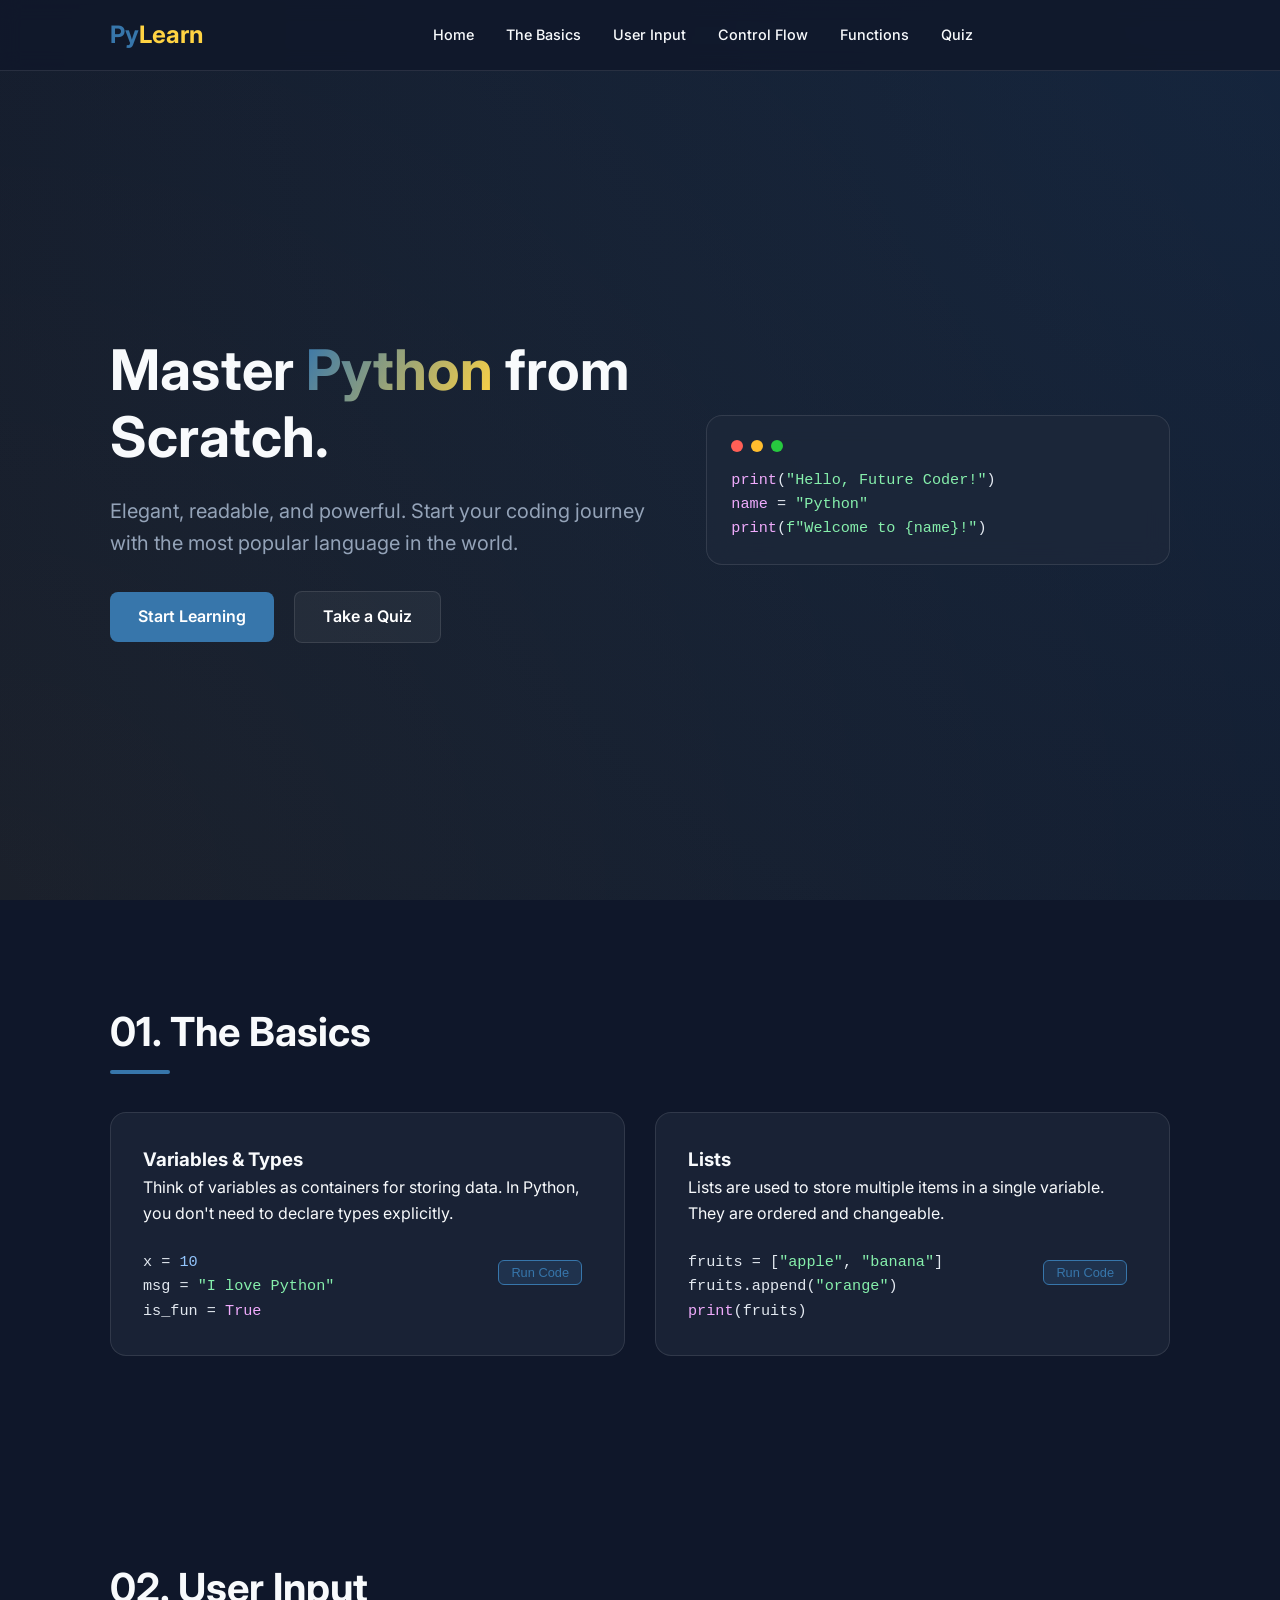
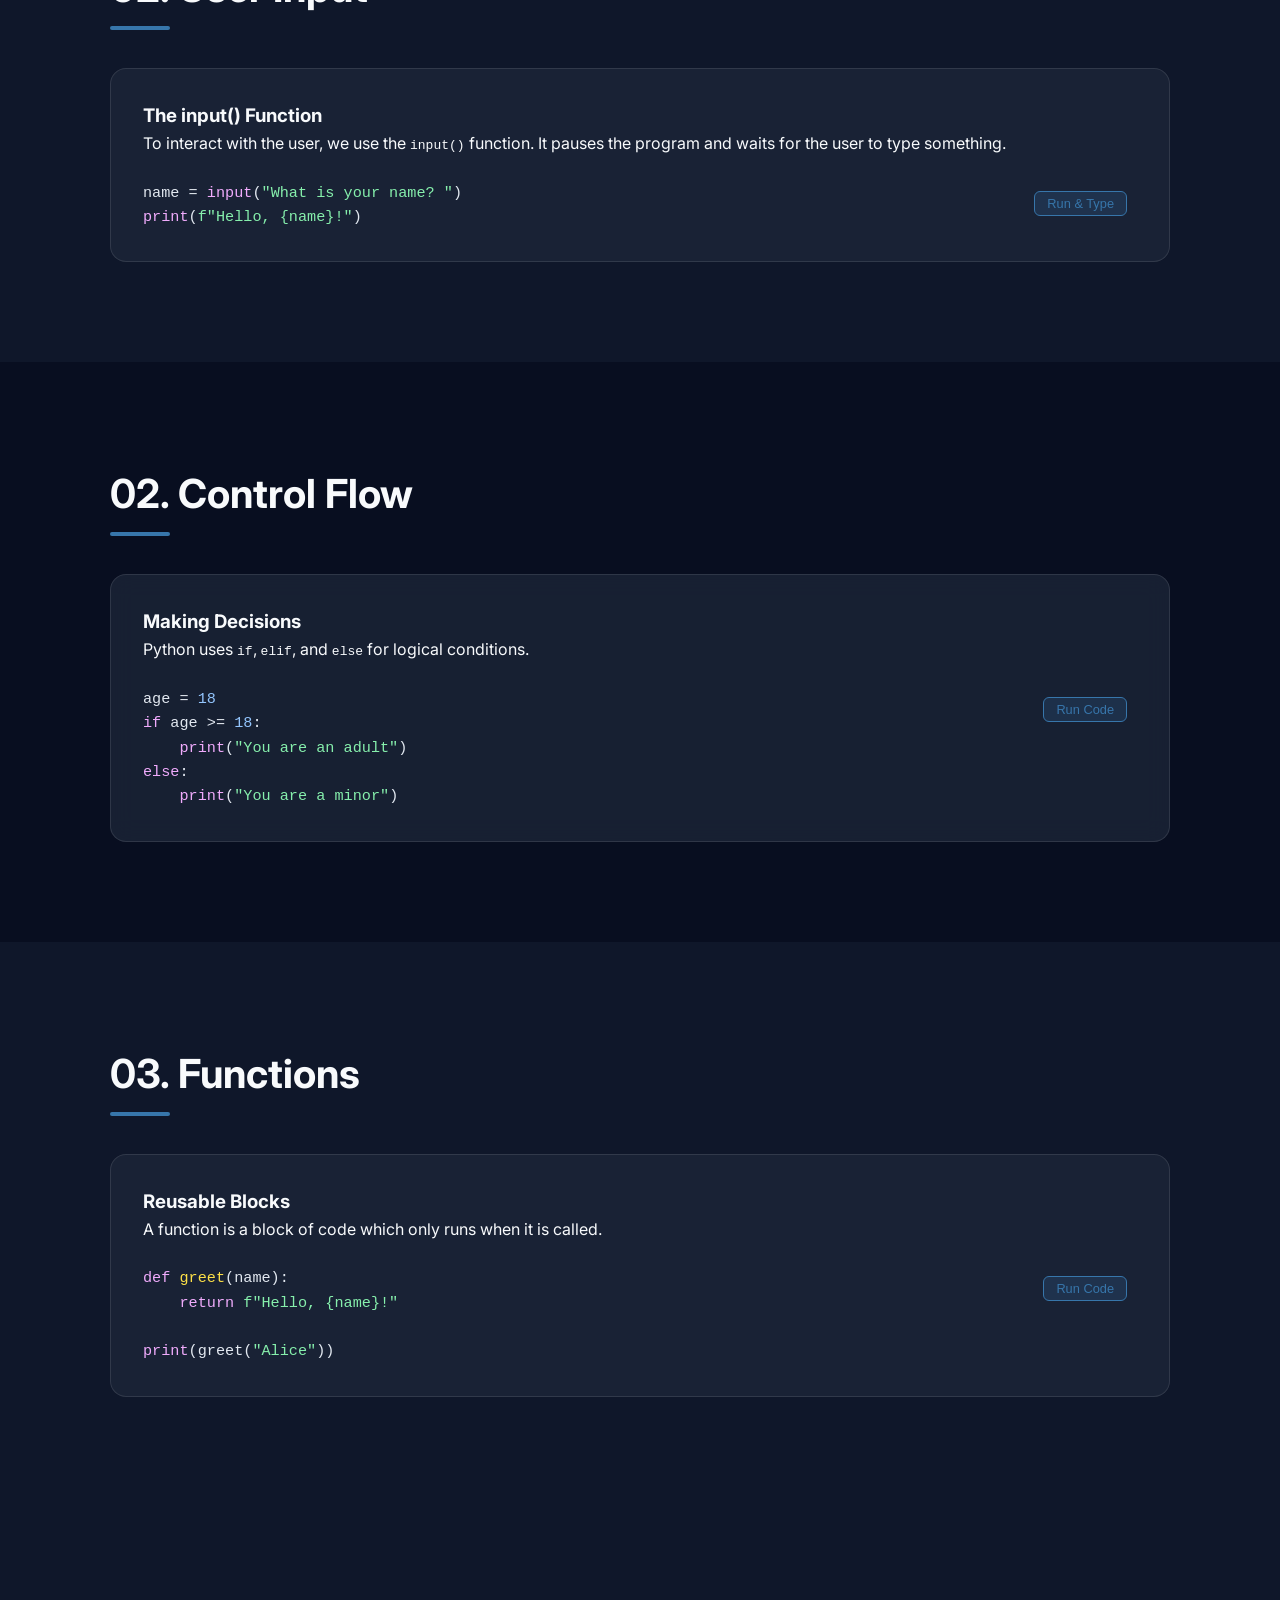
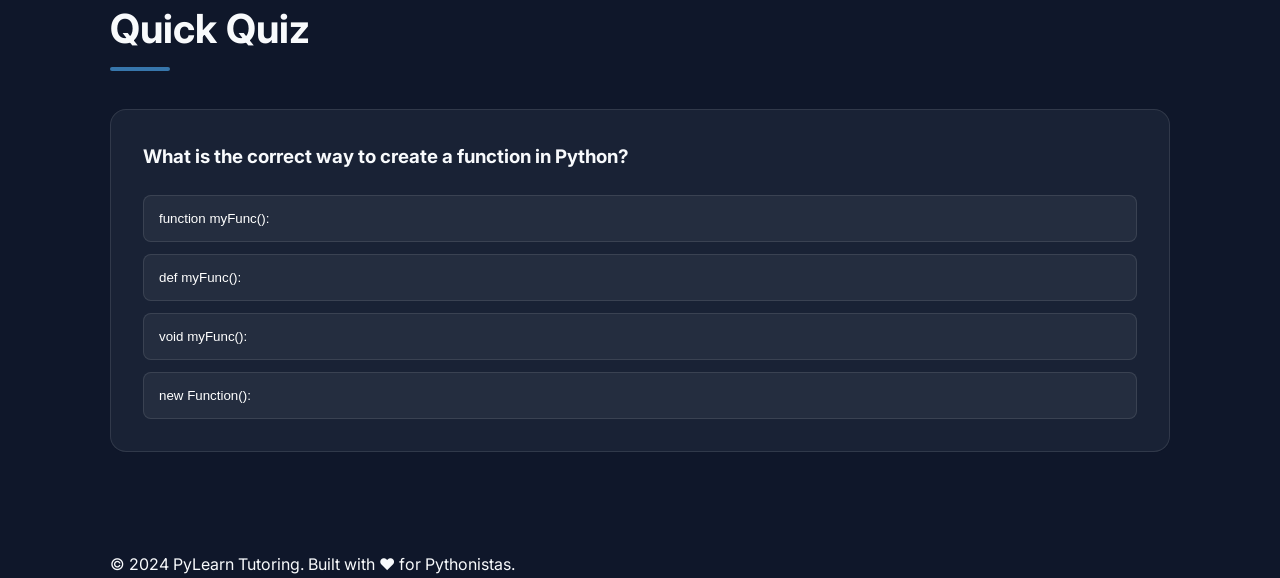
<file: index.html>
<!DOCTYPE html>
<html lang="en">

<head>
    <meta charset="UTF-8">
    <meta name="viewport" content="width=device-width, initial-scale=1.0">
    <title>PyLearn | Master Python Basics</title>
    <meta name="description" content="A premium interactive platform to learn the fundamentals of Python programming.">
    <link rel="stylesheet" href="style.css">
    <link rel="preconnect" href="https://fonts.googleapis.com">
    <link rel="preconnect" href="https://fonts.gstatic.com" crossorigin>
    <link
        href="https://fonts.googleapis.com/css2?family=Inter:wght@300;400;600;700&family=Roboto+Mono:wght@400;500&display=swap"
        rel="stylesheet">
</head>

<body>
    <nav id="navbar">
        <div class="container nav-container">
            <div class="logo">
                <span class="py">Py</span><span class="learn">Learn</span>
            </div>
            <ul class="nav-links">
                <li><a href="#hero">Home</a></li>
                <li><a href="#basics">The Basics</a></li>
                <li><a href="#input">User Input</a></li>
                <li><a href="#control">Control Flow</a></li>
                <li><a href="#functions">Functions</a></li>
                <li><a href="#quiz">Quiz</a></li>
            </ul>
            <div class="menu-toggle" id="mobile-menu">
                <span class="bar"></span>
                <span class="bar"></span>
                <span class="bar"></span>
            </div>
        </div>
    </nav>

    <header id="hero" class="hero">
        <div class="container hero-content">
            <div class="hero-text">
                <h1 class="fade-in">Master <span class="highlight">Python</span> from Scratch.</h1>
                <p class="fade-in-delayed">Elegant, readable, and powerful. Start your coding journey with the most
                    popular language in the world.</p>
                <div class="hero-btns fade-in-delayed">
                    <a href="#basics" class="btn btn-primary">Start Learning</a>
                    <a href="#quiz" class="btn btn-secondary">Take a Quiz</a>
                </div>
            </div>
            <div class="hero-visual fade-in">
                <div class="code-card glass">
                    <div class="code-header">
                        <span class="dot red"></span>
                        <span class="dot yellow"></span>
                        <span class="dot green"></span>
                    </div>
                    <pre><code><span class="keyword">print</span>(<span class="string">"Hello, Future Coder!"</span>)
<span class="keyword">name</span> = <span class="string">"Python"</span>
<span class="keyword">print</span>(<span class="string">f"Welcome to {name}!"</span>)</code></pre>
                </div>
            </div>
        </div>
    </header>

    <main>
        <section id="basics" class="section">
            <div class="container">
                <h2 class="section-title">01. The Basics</h2>
                <div class="grid">
                    <div class="card glass">
                        <h3>Variables & Types</h3>
                        <p>Think of variables as containers for storing data. In Python, you don't need to declare types
                            explicitly.</p>
                        <div class="interactive-snippet">
                            <pre><code contenteditable="true" spellcheck="false">x = <span class="number">10</span>
msg = <span class="string">"I love Python"</span>
is_fun = <span class="keyword">True</span></code></pre>
                            <button class="run-btn" onclick="simulateRun('Variables defined!', this)">Run Code</button>
                            <div class="output"></div>
                        </div>
                    </div>
                    <div class="card glass">
                        <h3>Lists</h3>
                        <p>Lists are used to store multiple items in a single variable. They are ordered and changeable.
                        </p>
                        <div class="interactive-snippet">
                            <pre><code contenteditable="true" spellcheck="false">fruits = [<span class="string">"apple"</span>, <span class="string">"banana"</span>]
fruits.append(<span class="string">"orange"</span>)
<span class="keyword">print</span>(fruits)</code></pre>
                            <button class="run-btn"
                                onclick="simulateRun('[\'apple\', \'banana\', \'orange\']', this)">Run Code</button>
                            <div class="output"></div>
                        </div>
                    </div>
                </div>
            </div>
        </section>

        </section>

        <section id="input" class="section">
            <div class="container">
                <h2 class="section-title">02. User Input</h2>
                <div class="card glass">
                    <h3>The input() Function</h3>
                    <p>To interact with the user, we use the <code>input()</code> function. It pauses the program and
                        waits for the user to type something.</p>
                    <div class="interactive-snippet">
                        <pre><code contenteditable="true" spellcheck="false">name = <span class="keyword">input</span>(<span class="string">"What is your name? "</span>)
<span class="keyword">print</span>(<span class="string">f"Hello, {name}!"</span>)</code></pre>
                        <button class="run-btn" onclick="runInputSnippet(this)">Run & Type</button>
                        <div class="input-field-container" style="display: none; margin-top: 10px;">
                            <input type="text" class="terminal-input" placeholder="Type here and press Enter...">
                        </div>
                        <div class="output"></div>
                    </div>
                </div>
            </div>
        </section>

        <section id="control" class="section bg-alt">
            <div class="container">
                <h2 class="section-title">02. Control Flow</h2>
                <div class="card glass wide-card">
                    <h3>Making Decisions</h3>
                    <p>Python uses <code>if</code>, <code>elif</code>, and <code>else</code> for logical conditions.</p>
                    <div class="interactive-snippet">
                        <pre><code contenteditable="true" spellcheck="false">age = <span class="number">18</span>
<span class="keyword">if</span> age >= <span class="number">18</span>:
    <span class="keyword">print</span>(<span class="string">"You are an adult"</span>)
<span class="keyword">else</span>:
    <span class="keyword">print</span>(<span class="string">"You are a minor"</span>)</code></pre>
                        <button class="run-btn" onclick="simulateRun('You are an adult', this)">Run Code</button>
                        <div class="output"></div>
                    </div>
                </div>
            </div>
        </section>

        <section id="functions" class="section">
            <div class="container">
                <h2 class="section-title">03. Functions</h2>
                <div class="card glass">
                    <h3>Reusable Blocks</h3>
                    <p>A function is a block of code which only runs when it is called.</p>
                    <div class="interactive-snippet">
                        <pre><code contenteditable="true" spellcheck="false"><span class="keyword">def</span> <span class="func">greet</span>(name):
    <span class="keyword">return</span> <span class="string">f"Hello, {name}!"</span>

<span class="keyword">print</span>(greet(<span class="string">"Alice"</span>))</code></pre>
                        <button class="run-btn" onclick="simulateRun('Hello, Alice!', this)">Run Code</button>
                        <div class="output"></div>
                    </div>
                </div>
            </div>
        </section>

        <section id="quiz" class="section bg-gradient">
            <div class="container">
                <h2 class="section-title">Quick Quiz</h2>
                <div class="quiz-container card glass">
                    <div id="quiz-question">
                        <h3>What is the correct way to create a function in Python?</h3>
                        <div class="quiz-options">
                            <button class="option" onclick="checkAnswer(false, this)">function myFunc():</button>
                            <button class="option" onclick="checkAnswer(true, this)">def myFunc():</button>
                            <button class="option" onclick="checkAnswer(false, this)">void myFunc():</button>
                            <button class="option" onclick="checkAnswer(false, this)">new Function():</button>
                        </div>
                        <div id="quiz-feedback"></div>
                    </div>
                </div>
            </div>
        </section>
    </main>

    <footer class="footer">
        <div class="container">
            <p>&copy; 2024 PyLearn Tutoring. Built with <span class="heart">&hearts;</span> for Pythonistas.</p>
        </div>
    </footer>

    <script src="script.js"></script>
</body>

</html>
</file>
<file: style.css>
/* Design System */
:root {
    --primary: #3776AB;
    /* Python Blue */
    --secondary: #FFD343;
    /* Python Yellow */
    --dark-bg: #0f172a;
    --dark-card: rgba(30, 41, 59, 0.7);
    --text-white: #f8fafc;
    --text-muted: #94a3b8;
    --glass-border: rgba(255, 255, 255, 0.1);
    --success: #10b981;
    --error: #ef4444;
}

* {
    margin: 0;
    padding: 0;
    box-sizing: border-box;
}

body {
    font-family: 'Inter', sans-serif;
    background-color: var(--dark-bg);
    color: var(--text-white);
    line-height: 1.6;
    overflow-x: hidden;
}

.container {
    max-width: 1100px;
    margin: 0 auto;
    padding: 0 20px;
}

/* Navbar */
#navbar {
    position: fixed;
    top: 0;
    width: 100%;
    z-index: 1000;
    background: rgba(15, 23, 42, 0.8);
    backdrop-filter: blur(10px);
    border-bottom: 1px solid var(--glass-border);
    padding: 1rem 0;
}

.nav-container {
    display: flex;
    justify-content: space-between;
    align-items: center;
}

.logo {
    font-size: 1.5rem;
    font-weight: 700;
}

.logo .py {
    color: var(--primary);
}

.logo .learn {
    color: var(--secondary);
}

.nav-links {
    display: flex;
    list-style: none;
}

.nav-links li {
    margin-left: 2rem;
}

.nav-links a {
    color: var(--text-white);
    text-decoration: none;
    font-size: 0.9rem;
    font-weight: 500;
    transition: color 0.3s;
}

.nav-links a:hover {
    color: var(--secondary);
}

/* Hero Section */
.hero {
    height: 100vh;
    display: flex;
    align-items: center;
    background: radial-gradient(circle at top right, rgba(55, 118, 171, 0.15), transparent),
        radial-gradient(circle at bottom left, rgba(255, 211, 67, 0.05), transparent);
    padding-top: 80px;
}

.hero-content {
    display: grid;
    grid-template-columns: 1.2fr 1fr;
    gap: 40px;
    align-items: center;
}

.hero h1 {
    font-size: 3.5rem;
    line-height: 1.2;
    margin-bottom: 1.5rem;
}

.hero p {
    font-size: 1.25rem;
    color: var(--text-muted);
    margin-bottom: 2rem;
}

.highlight {
    background: linear-gradient(120deg, var(--primary), var(--secondary));
    -webkit-background-clip: text;
    -webkit-text-fill-color: transparent;
}

.btn {
    display: inline-block;
    padding: 12px 28px;
    border-radius: 8px;
    font-weight: 600;
    text-decoration: none;
    transition: all 0.3s;
    cursor: pointer;
    border: none;
}

.btn-primary {
    background: var(--primary);
    color: white;
}

.btn-primary:hover {
    transform: translateY(-2px);
    box-shadow: 0 10px 15px -3px rgba(55, 118, 171, 0.4);
}

.btn-secondary {
    background: rgba(255, 255, 255, 0.05);
    color: white;
    margin-left: 1rem;
    border: 1px solid var(--glass-border);
}

.btn-secondary:hover {
    background: rgba(255, 255, 255, 0.1);
}

/* Glassmorphism Cards */
.glass {
    background: var(--dark-card);
    backdrop-filter: blur(12px);
    border: 1px solid var(--glass-border);
    border-radius: 16px;
    padding: 2rem;
}

.code-card {
    padding: 1.5rem;
    font-family: 'Roboto Mono', monospace;
}

.code-header {
    display: flex;
    gap: 8px;
    margin-bottom: 1rem;
}

.dot {
    width: 12px;
    height: 12px;
    border-radius: 50%;
}

.dot.red {
    background: #ff5f56;
}

.dot.yellow {
    background: #ffbd2e;
}

.dot.green {
    background: #27c93f;
}

pre {
    color: #e2e8f0;
    font-size: 0.95rem;
}

.keyword {
    color: #f0abfc;
}

.string {
    color: #86efac;
}

.number {
    color: #93c5fd;
}

.func {
    color: #fde047;
}

/* Sections */
.section {
    padding: 100px 0;
}

.section-title {
    font-size: 2.5rem;
    margin-bottom: 3rem;
    position: relative;
    display: inline-block;
}

.section-title::after {
    content: '';
    position: absolute;
    bottom: -10px;
    left: 0;
    width: 60px;
    height: 4px;
    background: var(--primary);
    border-radius: 2px;
}

.grid {
    display: grid;
    grid-template-columns: repeat(auto-fit, minmax(300px, 1fr));
    gap: 30px;
}

.bg-alt {
    background: rgba(2, 6, 23, 0.5);
}

/* Interactive Snippet */
.interactive-snippet {
    margin-top: 1.5rem;
    position: relative;
}

.run-btn {
    position: absolute;
    top: 10px;
    right: 10px;
    background: rgba(55, 118, 171, 0.2);
    border: 1px solid var(--primary);
    color: var(--primary);
    padding: 4px 12px;
    border-radius: 6px;
    font-size: 0.8rem;
    cursor: pointer;
    transition: 0.3s;
}

.run-btn:hover {
    background: var(--primary);
    color: white;
}

.output {
    margin-top: 10px;
    background: #000;
    padding: 10px;
    border-radius: 6px;
    font-family: 'Roboto Mono', monospace;
    font-size: 0.85rem;
    color: #4ade80;
    min-height: 40px;
    display: none;
    border: 1px solid #334155;
}

/* Terminal Input */
.terminal-input {
    width: 100%;
    background: #000;
    border: 1px solid var(--primary);
    color: var(--secondary);
    padding: 8px 12px;
    border-radius: 6px;
    font-family: 'Roboto Mono', monospace;
    font-size: 0.85rem;
    outline: none;
}

code[contenteditable="true"]:focus {
    outline: none;
    background: rgba(255, 255, 255, 0.05);
    border-radius: 4px;
}

/* Quiz */
.quiz-options {
    display: grid;
    gap: 12px;
    margin-top: 1.5rem;
}

.option {
    background: rgba(255, 255, 255, 0.05);
    border: 1px solid var(--glass-border);
    color: white;
    padding: 15px;
    text-align: left;
    border-radius: 8px;
    cursor: pointer;
    transition: 0.2s;
}

.option:hover {
    background: rgba(55, 118, 171, 0.1);
    border-color: var(--primary);
}

.option.correct {
    background: rgba(16, 185, 129, 0.2);
    border-color: var(--success);
}

.option.incorrect {
    background: rgba(239, 68, 68, 0.2);
    border-color: var(--error);
}

/* Animations */
@keyframes fadeIn {
    from {
        opacity: 0;
        transform: translateY(20px);
    }

    to {
        opacity: 1;
        transform: translateY(0);
    }
}

.fade-in {
    animation: fadeIn 0.8s ease-out forwards;
}

.fade-in-delayed {
    animation: fadeIn 0.8s ease-out 0.3s forwards;
    opacity: 0;
}

/* Responsive */
@media (max-width: 768px) {
    .nav-links {
        display: none;
    }

    .hero-content {
        grid-template-columns: 1fr;
        text-align: center;
    }

    .hero-visual {
        display: none;
    }

    .hero h1 {
        font-size: 2.5rem;
    }
}
</file>
